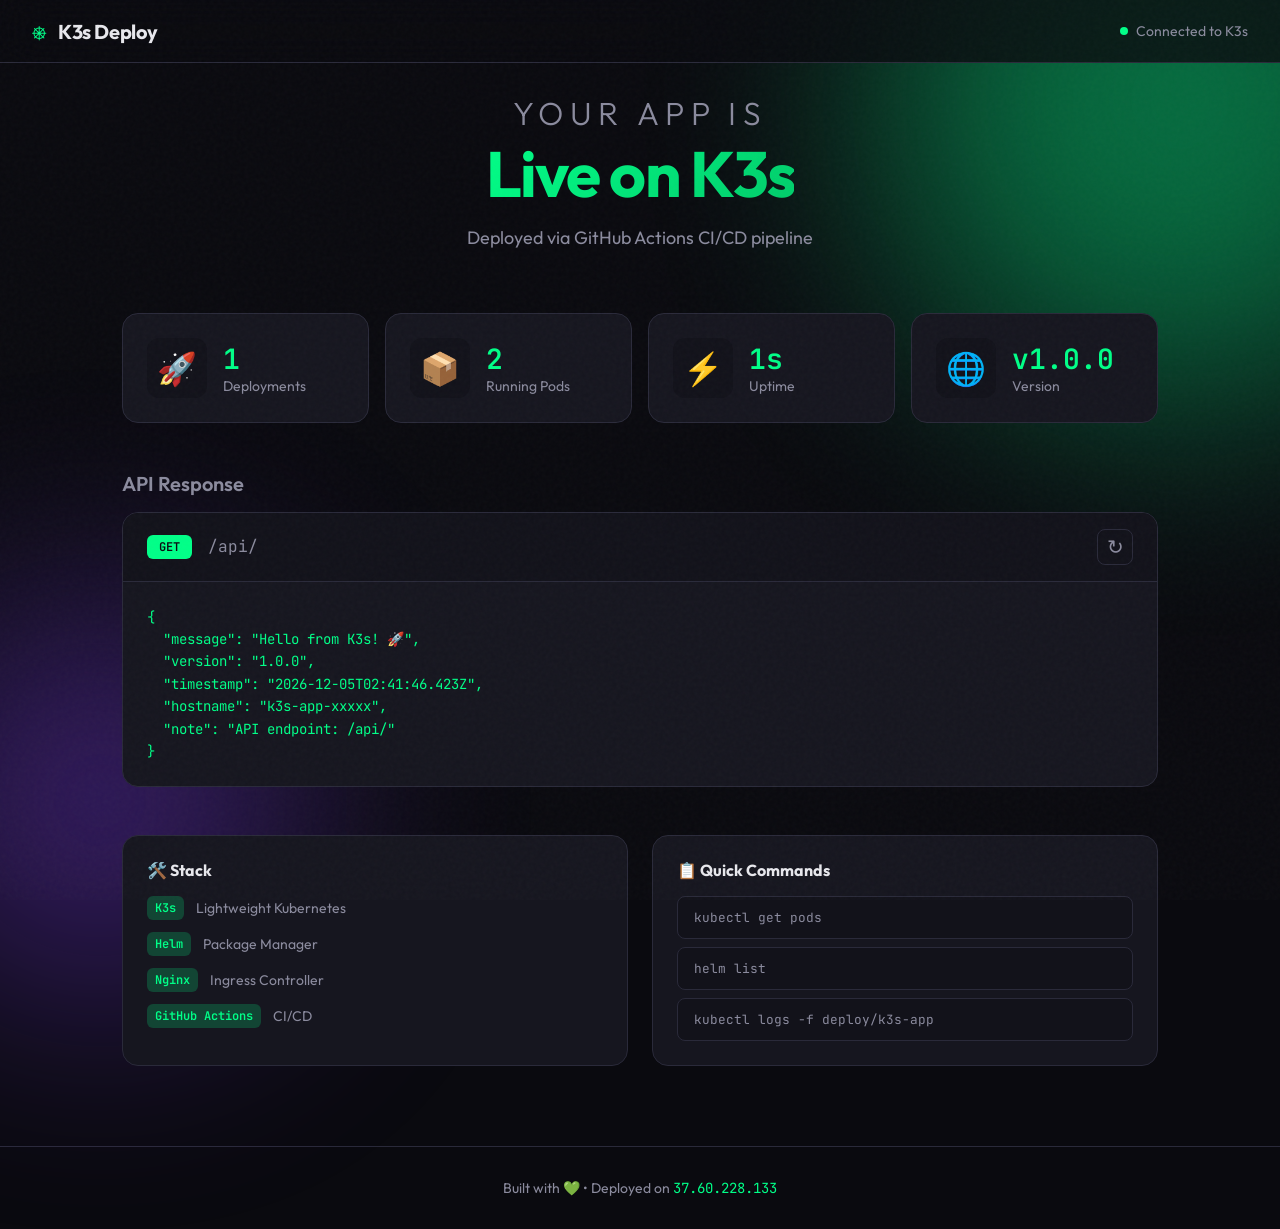
<file: frontend/index.html>
<!DOCTYPE html>
<html lang="en">
<head>
    <meta charset="UTF-8">
    <meta name="viewport" content="width=device-width, initial-scale=1.0">
    <title>K3s Dashboard</title>
    <link rel="preconnect" href="https://fonts.googleapis.com">
    <link rel="preconnect" href="https://fonts.gstatic.com" crossorigin>
    <link href="https://fonts.googleapis.com/css2?family=JetBrains+Mono:wght@400;600&family=Outfit:wght@300;400;600;700&display=swap" rel="stylesheet">
    <link rel="stylesheet" href="styles.css">
</head>
<body>
    <div class="grain"></div>
    <div class="gradient-orb orb-1"></div>
    <div class="gradient-orb orb-2"></div>
    
    <nav class="navbar">
        <div class="nav-brand">
            <span class="brand-icon">⎈</span>
            <span class="brand-text">K3s Deploy</span>
        </div>
        <div class="nav-status">
            <span class="status-dot"></span>
            <span id="cluster-status">Connecting...</span>
        </div>
    </nav>

    <main class="container">
        <header class="hero">
            <h1 class="hero-title">
                <span class="title-line">Your App is</span>
                <span class="title-highlight">Live on K3s</span>
            </h1>
            <p class="hero-subtitle">Deployed via GitHub Actions CI/CD pipeline</p>
        </header>

        <section class="stats-grid">
            <div class="stat-card">
                <div class="stat-icon">🚀</div>
                <div class="stat-content">
                    <span class="stat-value" id="deploy-count">--</span>
                    <span class="stat-label">Deployments</span>
                </div>
            </div>
            <div class="stat-card">
                <div class="stat-icon">📦</div>
                <div class="stat-content">
                    <span class="stat-value" id="pod-count">--</span>
                    <span class="stat-label">Running Pods</span>
                </div>
            </div>
            <div class="stat-card">
                <div class="stat-icon">⚡</div>
                <div class="stat-content">
                    <span class="stat-value" id="uptime">--</span>
                    <span class="stat-label">Uptime</span>
                </div>
            </div>
            <div class="stat-card">
                <div class="stat-icon">🌐</div>
                <div class="stat-content">
                    <span class="stat-value" id="version">--</span>
                    <span class="stat-label">Version</span>
                </div>
            </div>
        </section>

        <section class="api-section">
            <h2 class="section-title">API Response</h2>
            <div class="api-card">
                <div class="api-header">
                    <span class="api-method">GET</span>
                    <span class="api-endpoint">/api/</span>
                    <button class="refresh-btn" onclick="fetchApiData()">
                        <span class="refresh-icon">↻</span>
                    </button>
                </div>
                <pre class="api-response" id="api-response">Loading...</pre>
            </div>
        </section>

        <section class="info-section">
            <div class="info-card">
                <h3>🛠️ Stack</h3>
                <ul class="tech-list">
                    <li><span class="tech-badge">K3s</span> Lightweight Kubernetes</li>
                    <li><span class="tech-badge">Helm</span> Package Manager</li>
                    <li><span class="tech-badge">Nginx</span> Ingress Controller</li>
                    <li><span class="tech-badge">GitHub Actions</span> CI/CD</li>
                </ul>
            </div>
            <div class="info-card">
                <h3>📋 Quick Commands</h3>
                <div class="code-block">
                    <code>kubectl get pods</code>
                    <code>helm list</code>
                    <code>kubectl logs -f deploy/k3s-app</code>
                </div>
            </div>
        </section>
    </main>

    <footer class="footer">
        <p>Built with 💚 • Deployed on <span class="mono">37.60.228.133</span></p>
    </footer>

    <script src="app.js"></script>
</body>
</html>
</file>
<file: frontend/styles.css>
:root {
    --bg-primary: #0a0a0f;
    --bg-secondary: #12121a;
    --bg-card: #16161f;
    --border: #2a2a3a;
    --text-primary: #e8e8ed;
    --text-secondary: #8b8b9e;
    --accent: #00ff88;
    --accent-dim: #00ff8833;
    --accent-secondary: #7c3aed;
    --danger: #ff4757;
    --warning: #ffa502;
}

* {
    margin: 0;
    padding: 0;
    box-sizing: border-box;
}

body {
    font-family: 'Outfit', sans-serif;
    background: var(--bg-primary);
    color: var(--text-primary);
    min-height: 100vh;
    overflow-x: hidden;
    position: relative;
}

.grain {
    position: fixed;
    top: 0;
    left: 0;
    width: 100%;
    height: 100%;
    pointer-events: none;
    opacity: 0.03;
    background-image: url("data:image/svg+xml,%3Csvg viewBox='0 0 256 256' xmlns='http://www.w3.org/2000/svg'%3E%3Cfilter id='noise'%3E%3CfeTurbulence type='fractalNoise' baseFrequency='0.9' numOctaves='4' stitchTiles='stitch'/%3E%3C/filter%3E%3Crect width='100%25' height='100%25' filter='url(%23noise)'/%3E%3C/svg%3E");
    z-index: 1000;
}

.gradient-orb {
    position: fixed;
    border-radius: 50%;
    filter: blur(120px);
    opacity: 0.4;
    pointer-events: none;
}

.orb-1 {
    width: 600px;
    height: 600px;
    background: var(--accent);
    top: -200px;
    right: -200px;
    animation: float 20s ease-in-out infinite;
}

.orb-2 {
    width: 400px;
    height: 400px;
    background: var(--accent-secondary);
    bottom: -100px;
    left: -100px;
    animation: float 15s ease-in-out infinite reverse;
}

@keyframes float {
    0%, 100% { transform: translate(0, 0) scale(1); }
    33% { transform: translate(30px, -30px) scale(1.05); }
    66% { transform: translate(-20px, 20px) scale(0.95); }
}

/* Navbar */
.navbar {
    position: fixed;
    top: 0;
    left: 0;
    right: 0;
    display: flex;
    justify-content: space-between;
    align-items: center;
    padding: 1rem 2rem;
    background: rgba(10, 10, 15, 0.8);
    backdrop-filter: blur(20px);
    border-bottom: 1px solid var(--border);
    z-index: 100;
}

.nav-brand {
    display: flex;
    align-items: center;
    gap: 0.75rem;
}

.brand-icon {
    font-size: 1.5rem;
    color: var(--accent);
}

.brand-text {
    font-weight: 700;
    font-size: 1.25rem;
    letter-spacing: -0.02em;
}

.nav-status {
    display: flex;
    align-items: center;
    gap: 0.5rem;
    font-size: 0.875rem;
    color: var(--text-secondary);
}

.status-dot {
    width: 8px;
    height: 8px;
    background: var(--accent);
    border-radius: 50%;
    animation: pulse 2s ease-in-out infinite;
}

@keyframes pulse {
    0%, 100% { opacity: 1; box-shadow: 0 0 0 0 var(--accent-dim); }
    50% { opacity: 0.8; box-shadow: 0 0 0 8px transparent; }
}

/* Container */
.container {
    max-width: 1100px;
    margin: 0 auto;
    padding: 6rem 2rem 2rem;
    position: relative;
    z-index: 1;
}

/* Hero */
.hero {
    text-align: center;
    margin-bottom: 4rem;
    animation: fadeInUp 0.8s ease-out;
}

@keyframes fadeInUp {
    from {
        opacity: 0;
        transform: translateY(30px);
    }
    to {
        opacity: 1;
        transform: translateY(0);
    }
}

.hero-title {
    font-size: clamp(2.5rem, 6vw, 4rem);
    font-weight: 700;
    line-height: 1.1;
    letter-spacing: -0.03em;
    margin-bottom: 1rem;
}

.title-line {
    display: block;
    color: var(--text-secondary);
    font-weight: 300;
    font-size: 0.5em;
    text-transform: uppercase;
    letter-spacing: 0.2em;
    margin-bottom: 0.5rem;
}

.title-highlight {
    background: linear-gradient(135deg, var(--accent), #00cc6a);
    -webkit-background-clip: text;
    -webkit-text-fill-color: transparent;
    background-clip: text;
}

.hero-subtitle {
    color: var(--text-secondary);
    font-size: 1.125rem;
}

/* Stats Grid */
.stats-grid {
    display: grid;
    grid-template-columns: repeat(auto-fit, minmax(200px, 1fr));
    gap: 1rem;
    margin-bottom: 3rem;
}

.stat-card {
    background: var(--bg-card);
    border: 1px solid var(--border);
    border-radius: 16px;
    padding: 1.5rem;
    display: flex;
    align-items: center;
    gap: 1rem;
    transition: all 0.3s ease;
    animation: fadeInUp 0.8s ease-out backwards;
}

.stat-card:nth-child(1) { animation-delay: 0.1s; }
.stat-card:nth-child(2) { animation-delay: 0.2s; }
.stat-card:nth-child(3) { animation-delay: 0.3s; }
.stat-card:nth-child(4) { animation-delay: 0.4s; }

.stat-card:hover {
    border-color: var(--accent);
    transform: translateY(-4px);
    box-shadow: 0 20px 40px rgba(0, 255, 136, 0.1);
}

.stat-icon {
    font-size: 2rem;
    width: 60px;
    height: 60px;
    display: flex;
    align-items: center;
    justify-content: center;
    background: var(--bg-secondary);
    border-radius: 12px;
}

.stat-content {
    display: flex;
    flex-direction: column;
}

.stat-value {
    font-family: 'JetBrains Mono', monospace;
    font-size: 1.75rem;
    font-weight: 600;
    color: var(--accent);
}

.stat-label {
    font-size: 0.875rem;
    color: var(--text-secondary);
}

/* API Section */
.section-title {
    font-size: 1.25rem;
    font-weight: 600;
    margin-bottom: 1rem;
    color: var(--text-secondary);
}

.api-card {
    background: var(--bg-card);
    border: 1px solid var(--border);
    border-radius: 16px;
    overflow: hidden;
    margin-bottom: 3rem;
    animation: fadeInUp 0.8s ease-out 0.5s backwards;
}

.api-header {
    display: flex;
    align-items: center;
    gap: 1rem;
    padding: 1rem 1.5rem;
    background: var(--bg-secondary);
    border-bottom: 1px solid var(--border);
}

.api-method {
    background: var(--accent);
    color: var(--bg-primary);
    padding: 0.25rem 0.75rem;
    border-radius: 6px;
    font-family: 'JetBrains Mono', monospace;
    font-size: 0.75rem;
    font-weight: 600;
}

.api-endpoint {
    font-family: 'JetBrains Mono', monospace;
    color: var(--text-secondary);
    flex: 1;
}

.refresh-btn {
    background: transparent;
    border: 1px solid var(--border);
    color: var(--text-secondary);
    width: 36px;
    height: 36px;
    border-radius: 8px;
    cursor: pointer;
    transition: all 0.2s ease;
    display: flex;
    align-items: center;
    justify-content: center;
}

.refresh-btn:hover {
    border-color: var(--accent);
    color: var(--accent);
}

.refresh-icon {
    font-size: 1.25rem;
}

.api-response {
    font-family: 'JetBrains Mono', monospace;
    font-size: 0.875rem;
    padding: 1.5rem;
    margin: 0;
    overflow-x: auto;
    color: var(--accent);
    line-height: 1.6;
}

/* Info Section */
.info-section {
    display: grid;
    grid-template-columns: repeat(auto-fit, minmax(300px, 1fr));
    gap: 1.5rem;
    margin-bottom: 3rem;
}

.info-card {
    background: var(--bg-card);
    border: 1px solid var(--border);
    border-radius: 16px;
    padding: 1.5rem;
    animation: fadeInUp 0.8s ease-out 0.6s backwards;
}

.info-card h3 {
    font-size: 1rem;
    margin-bottom: 1rem;
    display: flex;
    align-items: center;
    gap: 0.5rem;
}

.tech-list {
    list-style: none;
    display: flex;
    flex-direction: column;
    gap: 0.75rem;
}

.tech-list li {
    display: flex;
    align-items: center;
    gap: 0.75rem;
    font-size: 0.875rem;
    color: var(--text-secondary);
}

.tech-badge {
    background: var(--accent-dim);
    color: var(--accent);
    padding: 0.25rem 0.5rem;
    border-radius: 6px;
    font-family: 'JetBrains Mono', monospace;
    font-size: 0.75rem;
    font-weight: 600;
}

.code-block {
    display: flex;
    flex-direction: column;
    gap: 0.5rem;
}

.code-block code {
    font-family: 'JetBrains Mono', monospace;
    font-size: 0.8rem;
    background: var(--bg-secondary);
    padding: 0.75rem 1rem;
    border-radius: 8px;
    color: var(--text-secondary);
    border: 1px solid var(--border);
}

/* Footer */
.footer {
    text-align: center;
    padding: 2rem;
    color: var(--text-secondary);
    font-size: 0.875rem;
    border-top: 1px solid var(--border);
}

.mono {
    font-family: 'JetBrains Mono', monospace;
    color: var(--accent);
}

/* Responsive */
@media (max-width: 640px) {
    .container {
        padding: 5rem 1rem 1rem;
    }
    
    .navbar {
        padding: 1rem;
    }
    
    .stats-grid {
        grid-template-columns: 1fr 1fr;
    }
    
    .stat-card {
        flex-direction: column;
        text-align: center;
    }
}
</file>
